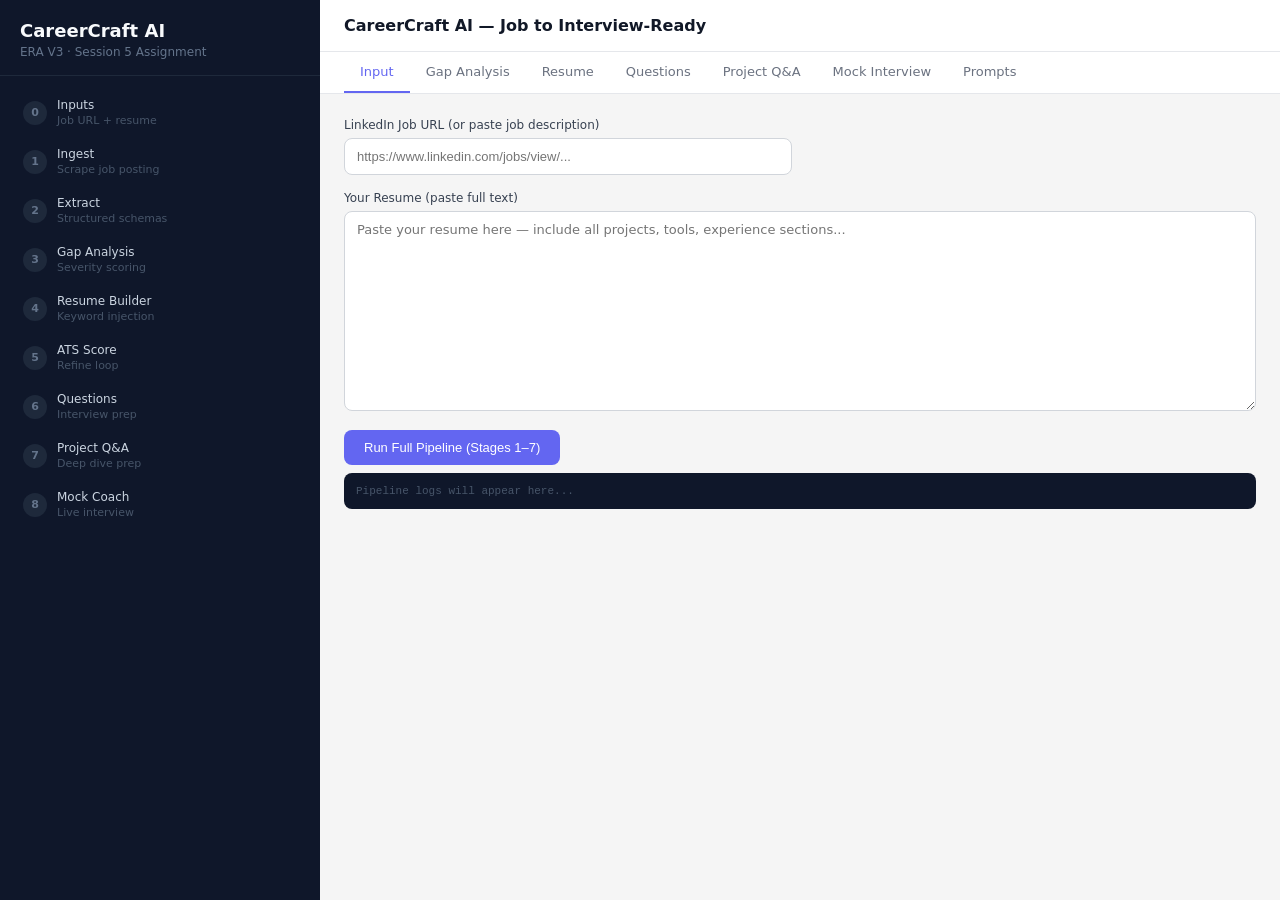
<file: templates/index.html>
<!DOCTYPE html>
<html lang="en">
<head>
<meta charset="UTF-8"/>
<meta name="viewport" content="width=device-width,initial-scale=1.0"/>
<title>CareerCraft AI</title>
<style>
*{box-sizing:border-box;margin:0;padding:0}
body{font-family:'Segoe UI',system-ui,sans-serif;background:#f5f5f5;color:#1a1a1a;font-size:14px}
.app{display:grid;grid-template-columns:320px 1fr;min-height:100vh}

/* sidebar */
.sidebar{background:#0f172a;color:#e2e8f0;padding:0;display:flex;flex-direction:column}
.sidebar-header{padding:20px 20px 16px;border-bottom:1px solid #1e293b}
.sidebar-header h1{font-size:18px;font-weight:600;color:#f8fafc;margin-bottom:4px}
.sidebar-header p{font-size:12px;color:#64748b}
.stages{padding:12px 0;flex:1;overflow-y:auto}
.stage-item{padding:10px 20px;display:flex;align-items:center;gap:10px;cursor:default;border-left:3px solid transparent;transition:all .2s}
.stage-item.active{background:#1e293b;border-left-color:#6366f1}
.stage-item.done{border-left-color:#10b981}
.stage-item.error{border-left-color:#ef4444}
.stage-num{width:24px;height:24px;border-radius:50%;background:#1e293b;display:flex;align-items:center;justify-content:center;font-size:11px;font-weight:600;color:#64748b;flex-shrink:0}
.stage-item.done .stage-num{background:#10b981;color:#fff}
.stage-item.active .stage-num{background:#6366f1;color:#fff}
.stage-item.error .stage-num{background:#ef4444;color:#fff}
.stage-info{flex:1}
.stage-name{font-size:12px;font-weight:500;color:#cbd5e1}
.stage-msg{font-size:11px;color:#475569;margin-top:2px}
.stage-spinner{width:14px;height:14px;border:2px solid #334155;border-top-color:#6366f1;border-radius:50%;animation:spin .6s linear infinite;flex-shrink:0}
@keyframes spin{to{transform:rotate(360deg)}}

/* main */
.main{display:flex;flex-direction:column;min-height:100vh}
.topbar{background:#fff;border-bottom:1px solid #e5e7eb;padding:16px 24px;display:flex;align-items:center;gap:12px}
.topbar h2{font-size:16px;font-weight:600;color:#111827}
.tab-bar{display:flex;gap:0;padding:0 24px;background:#fff;border-bottom:1px solid #e5e7eb}
.tab{padding:12px 16px;font-size:13px;font-weight:500;color:#6b7280;cursor:pointer;border-bottom:2px solid transparent;transition:all .15s}
.tab.active{color:#6366f1;border-bottom-color:#6366f1}
.tab-content{display:none;flex:1;padding:24px;overflow-y:auto}
.tab-content.active{display:block}

/* input panel */
.input-grid{display:grid;grid-template-columns:1fr 1fr;gap:16px;margin-bottom:16px}
.field label{display:block;font-size:12px;font-weight:500;color:#374151;margin-bottom:6px}
.field input,.field textarea{width:100%;padding:10px 12px;border:1px solid #d1d5db;border-radius:8px;font-size:13px;background:#fff;resize:vertical}
.field textarea{min-height:200px;font-family:inherit}
.field input:focus,.field textarea:focus{outline:2px solid #6366f1;border-color:transparent}
.btn{padding:10px 20px;border-radius:8px;font-size:13px;font-weight:500;cursor:pointer;border:none;transition:all .15s}
.btn-primary{background:#6366f1;color:#fff}
.btn-primary:hover{background:#4f46e5}
.btn-primary:disabled{background:#a5b4fc;cursor:not-allowed}
.btn-secondary{background:#f3f4f6;color:#374151;border:1px solid #d1d5db}
.btn-secondary:hover{background:#e5e7eb}

/* cards */
.card{background:#fff;border:1px solid #e5e7eb;border-radius:12px;padding:20px;margin-bottom:16px}
.card-title{font-size:14px;font-weight:600;color:#111827;margin-bottom:14px;display:flex;align-items:center;gap:8px}
.badge{font-size:11px;padding:2px 8px;border-radius:20px;font-weight:500}
.badge-critical{background:#fee2e2;color:#991b1b}
.badge-nice{background:#fef3c7;color:#92400e}
.badge-strong{background:#d1fae5;color:#065f46}
.badge-tech{background:#ede9fe;color:#5b21b6}
.badge-domain{background:#dbeafe;color:#1e40af}
.badge-soft{background:#fce7f3;color:#9d174d}
.badge-score{background:#f0fdf4;color:#166534}

/* gap table */
.gap-table{width:100%;border-collapse:collapse}
.gap-table th{text-align:left;font-size:11px;font-weight:500;color:#6b7280;padding:8px 10px;border-bottom:1px solid #f3f4f6;background:#f9fafb}
.gap-table td{padding:10px;border-bottom:1px solid #f9fafb;vertical-align:top;font-size:12px}
.gap-table tr:last-child td{border-bottom:none}

/* ats score */
.ats-ring{display:flex;align-items:center;gap:20px;margin-bottom:16px}
.score-circle{width:80px;height:80px;border-radius:50%;display:flex;align-items:center;justify-content:center;font-size:22px;font-weight:700;flex-shrink:0}
.score-circle.pass{background:#d1fae5;color:#065f46;border:3px solid #10b981}
.score-circle.fail{background:#fee2e2;color:#991b1b;border:3px solid #ef4444}
.score-circle.neutral{background:#ede9fe;color:#5b21b6;border:3px solid #8b5cf6}
.cycle-pills{display:flex;gap:6px;flex-wrap:wrap}
.cycle-pill{font-size:11px;padding:3px 10px;border-radius:20px;background:#f3f4f6;color:#374151}
.cycle-pill.active{background:#ede9fe;color:#5b21b6}

/* resume preview */
.resume-preview{background:#f8fafc;border:1px solid #e5e7eb;border-radius:8px;padding:20px;font-size:13px;line-height:1.7;white-space:pre-wrap;max-height:500px;overflow-y:auto;font-family:'Courier New',monospace}

/* questions */
.q-section{margin-bottom:20px}
.q-section-title{font-size:13px;font-weight:600;color:#374151;margin-bottom:10px;display:flex;align-items:center;gap:8px}
.q-card{background:#f9fafb;border:1px solid #e5e7eb;border-radius:8px;padding:14px;margin-bottom:8px}
.q-text{font-size:13px;color:#111827;font-weight:500;margin-bottom:6px}
.q-meta{font-size:11px;color:#6b7280}

/* project Q&A */
.project-card{background:#fff;border:1px solid #e5e7eb;border-radius:12px;margin-bottom:16px;overflow:hidden}
.project-header{background:#f8fafc;padding:14px 16px;border-bottom:1px solid #e5e7eb;display:flex;align-items:center;gap:10px}
.project-name{font-size:14px;font-weight:600;color:#111827}
.tool-pill{font-size:11px;padding:2px 8px;border-radius:20px;background:#ede9fe;color:#5b21b6;border:1px solid #c4b5fd}
.qa-item{padding:16px;border-bottom:1px solid #f3f4f6}
.qa-item:last-child{border-bottom:none}
.qa-q{font-size:13px;font-weight:500;color:#1e40af;margin-bottom:10px}
.star-grid{display:grid;grid-template-columns:80px 1fr;gap:4px 12px;font-size:12px}
.star-label{font-weight:600;color:#6b7280;padding-top:2px}
.star-val{color:#374151;line-height:1.5}
.qa-followup{margin-top:10px;padding:10px;background:#fffbeb;border-radius:6px;font-size:12px;color:#92400e}

/* mock interview */
.mock-layout{display:grid;grid-template-columns:1fr 320px;gap:20px;height:calc(100vh - 160px)}
.mock-chat{display:flex;flex-direction:column;background:#fff;border:1px solid #e5e7eb;border-radius:12px;overflow:hidden}
.mock-messages{flex:1;overflow-y:auto;padding:16px;display:flex;flex-direction:column;gap:12px}
.msg{max-width:85%;padding:12px 14px;border-radius:12px;font-size:13px;line-height:1.5}
.msg-interviewer{background:#f0f4ff;color:#1e3a8a;align-self:flex-start;border-bottom-left-radius:4px}
.msg-user{background:#6366f1;color:#fff;align-self:flex-end;border-bottom-right-radius:4px}
.msg-score{background:#f0fdf4;color:#166534;align-self:flex-start;border:1px solid #bbf7d0;max-width:100%;width:100%}
.mock-input-row{padding:12px;border-top:1px solid #e5e7eb;display:flex;gap:8px}
.mock-input{flex:1;padding:10px 12px;border:1px solid #d1d5db;border-radius:8px;font-size:13px;resize:none;height:80px;font-family:inherit}
.mock-sidebar-panel{display:flex;flex-direction:column;gap:12px}
.score-card{background:#fff;border:1px solid #e5e7eb;border-radius:12px;padding:16px}
.score-row{display:flex;justify-content:space-between;align-items:center;padding:6px 0;border-bottom:1px solid #f3f4f6;font-size:12px}
.score-row:last-child{border-bottom:none}
.score-bar{width:80px;height:6px;background:#f3f4f6;border-radius:3px;overflow:hidden}
.score-fill{height:100%;background:#6366f1;border-radius:3px;transition:width .3s}

/* prompts tab */
.prompt-compare{display:grid;grid-template-columns:1fr 1fr;gap:16px}
.prompt-box{background:#1e293b;border-radius:8px;padding:16px;font-family:'Courier New',monospace;font-size:12px;color:#e2e8f0;white-space:pre-wrap;max-height:500px;overflow-y:auto;line-height:1.6}
.criteria-list{display:grid;grid-template-columns:1fr 1fr;gap:8px;margin-top:16px}
.criterion-item{padding:10px 12px;border-radius:8px;border:1px solid #e5e7eb;font-size:12px;display:flex;align-items:center;gap:8px}
.criterion-item.pass{background:#f0fdf4;border-color:#86efac}
.criterion-item.fail{background:#fef2f2;border-color:#fca5a5}
.cicon{width:16px;height:16px;border-radius:50%;display:flex;align-items:center;justify-content:center;font-size:10px;flex-shrink:0}
.cicon.pass{background:#10b981;color:#fff}
.cicon.fail{background:#ef4444;color:#fff}

/* log panel */
.log-panel{background:#0f172a;border-radius:8px;padding:12px;font-family:'Courier New',monospace;font-size:11px;color:#64748b;max-height:200px;overflow-y:auto}
.log-entry{padding:3px 0;border-bottom:1px solid #1e293b}
.log-entry:last-child{border-bottom:none}
.log-stage{color:#6366f1;font-weight:600}
.log-done{color:#10b981}
.log-error{color:#ef4444}

/* util */
.hidden{display:none}
.flex{display:flex}.gap-2{gap:8px}.items-center{align-items:center}.justify-between{justify-content:space-between}
.text-muted{font-size:12px;color:#6b7280}
.mt-2{margin-top:8px}.mb-2{margin-bottom:8px}
.empty-state{text-align:center;padding:40px 20px;color:#9ca3af}
.empty-state h3{font-size:16px;margin-bottom:8px;color:#d1d5db}
</style>
</head>
<body>
<div class="app">

<!-- SIDEBAR -->
<div class="sidebar">
  <div class="sidebar-header">
    <h1>CareerCraft AI</h1>
    <p>ERA V3 · Session 5 Assignment</p>
  </div>
  <div class="stages">
    <div class="stage-item" id="s0">
      <div class="stage-num">0</div>
      <div class="stage-info"><div class="stage-name">Inputs</div><div class="stage-msg">Job URL + resume</div></div>
    </div>
    <div class="stage-item" id="s1">
      <div class="stage-num">1</div>
      <div class="stage-info"><div class="stage-name">Ingest</div><div class="stage-msg">Scrape job posting</div></div>
    </div>
    <div class="stage-item" id="s2">
      <div class="stage-num">2</div>
      <div class="stage-info"><div class="stage-name">Extract</div><div class="stage-msg">Structured schemas</div></div>
    </div>
    <div class="stage-item" id="s3">
      <div class="stage-num">3</div>
      <div class="stage-info"><div class="stage-name">Gap Analysis</div><div class="stage-msg">Severity scoring</div></div>
    </div>
    <div class="stage-item" id="s4">
      <div class="stage-num">4</div>
      <div class="stage-info"><div class="stage-name">Resume Builder</div><div class="stage-msg">Keyword injection</div></div>
    </div>
    <div class="stage-item" id="s5">
      <div class="stage-num">5</div>
      <div class="stage-info"><div class="stage-name">ATS Score</div><div class="stage-msg">Refine loop</div></div>
    </div>
    <div class="stage-item" id="s6">
      <div class="stage-num">6</div>
      <div class="stage-info"><div class="stage-name">Questions</div><div class="stage-msg">Interview prep</div></div>
    </div>
    <div class="stage-item" id="s7">
      <div class="stage-num">7</div>
      <div class="stage-info"><div class="stage-name">Project Q&A</div><div class="stage-msg">Deep dive prep</div></div>
    </div>
    <div class="stage-item" id="s8">
      <div class="stage-num">8</div>
      <div class="stage-info"><div class="stage-name">Mock Coach</div><div class="stage-msg">Live interview</div></div>
    </div>
  </div>
</div>

<!-- MAIN -->
<div class="main">
  <div class="topbar">
    <h2>CareerCraft AI — Job to Interview-Ready</h2>
  </div>

  <div class="tab-bar">
    <div class="tab active" onclick="switchTab('input')">Input</div>
    <div class="tab" onclick="switchTab('gaps')">Gap Analysis</div>
    <div class="tab" onclick="switchTab('resume')">Resume</div>
    <div class="tab" onclick="switchTab('questions')">Questions</div>
    <div class="tab" onclick="switchTab('projects')">Project Q&A</div>
    <div class="tab" onclick="switchTab('mock')">Mock Interview</div>
    <div class="tab" onclick="switchTab('prompts')">Prompts</div>
  </div>

  <!-- INPUT TAB -->
  <div class="tab-content active" id="tab-input">
    <div class="input-grid">
      <div class="field">
        <label>LinkedIn Job URL (or paste job description)</label>
        <input type="text" id="job_url" placeholder="https://www.linkedin.com/jobs/view/..." />
      </div>
      <div class="field" style="grid-column:1/-1">
        <label>Your Resume (paste full text)</label>
        <textarea id="resume_text" placeholder="Paste your resume here — include all projects, tools, experience sections..."></textarea>
      </div>
    </div>
    <div class="flex gap-2 items-center mb-2">
      <button class="btn btn-primary" id="run_btn" onclick="runPipeline()">Run Full Pipeline (Stages 1–7)</button>
      <span class="text-muted" id="run_status"></span>
    </div>
    <div class="log-panel" id="log_panel">
      <div style="color:#475569">Pipeline logs will appear here...</div>
    </div>
  </div>

  <!-- GAPS TAB -->
  <div class="tab-content" id="tab-gaps">
    <div id="gaps_content"><div class="empty-state"><h3>No data yet</h3><p>Run the pipeline first</p></div></div>
  </div>

  <!-- RESUME TAB -->
  <div class="tab-content" id="tab-resume">
    <div id="resume_content"><div class="empty-state"><h3>No data yet</h3><p>Run the pipeline first</p></div></div>
  </div>

  <!-- QUESTIONS TAB -->
  <div class="tab-content" id="tab-questions">
    <div id="questions_content"><div class="empty-state"><h3>No data yet</h3><p>Run the pipeline first</p></div></div>
  </div>

  <!-- PROJECTS TAB -->
  <div class="tab-content" id="tab-projects">
    <div id="projects_content"><div class="empty-state"><h3>No data yet</h3><p>Run the pipeline first</p></div></div>
  </div>

  <!-- MOCK TAB -->
  <div class="tab-content" id="tab-mock">
    <div class="mock-layout">
      <div class="mock-chat">
        <div class="mock-messages" id="mock_messages">
          <div class="empty-state"><h3>Ready for mock interview</h3><p>Run the pipeline then click Start Session</p></div>
        </div>
        <div class="mock-input-row">
          <textarea class="mock-input" id="mock_answer" placeholder="Type your answer here..."></textarea>
          <div class="flex" style="flex-direction:column;gap:6px">
            <button class="btn btn-primary" id="mock_start_btn" onclick="startMock()">Start Session</button>
            <button class="btn btn-secondary" id="mock_submit_btn" onclick="submitAnswer()" disabled>Submit Answer</button>
          </div>
        </div>
      </div>
      <div class="mock-sidebar-panel">
        <div class="card">
          <div class="card-title">Session Stats</div>
          <div id="mock_stats" class="text-muted">Not started</div>
        </div>
        <div class="score-card" id="last_score_card" style="display:none">
          <div class="card-title">Last Score</div>
          <div id="last_score_display"></div>
        </div>
      </div>
    </div>
  </div>

  <!-- PROMPTS TAB -->
  <div class="tab-content" id="tab-prompts">

    <!-- Live qualifier -->
    <div class="card" style="margin-bottom:16px">
      <div class="card-title">Live Prompt Qualifier</div>
      <p class="text-muted mb-2">Paste any prompt below and click Evaluate — the tool scores it live against all 9 criteria using Gemini.</p>
      <textarea id="eval_input" rows="6" style="width:100%;padding:10px;border:1px solid #d1d5db;border-radius:8px;font-size:12px;font-family:monospace;resize:vertical;margin-bottom:10px" placeholder="Paste any prompt here to evaluate..."></textarea>
      <div style="display:flex;align-items:center;gap:12px">
        <button class="btn btn-primary" id="eval_btn" onclick="evaluatePrompt()">Evaluate Prompt</button>
        <button class="btn btn-secondary" onclick="loadDraftIntoEval()">Load Draft Prompt</button>
        <button class="btn btn-secondary" onclick="loadQualifiedIntoEval()">Load Qualified Prompt</button>
        <span id="eval_status" style="font-size:12px;color:#6b7280"></span>
      </div>
      <div id="eval_result" style="margin-top:16px;display:none">
        <div style="font-size:12px;font-weight:600;color:#374151;margin-bottom:10px">Qualification Result</div>
        <div style="display:grid;grid-template-columns:1fr 1fr;gap:8px;margin-bottom:14px" id="eval_criteria_grid"></div>
        <div style="font-size:12px;font-weight:600;color:#374151;margin-bottom:6px">Raw JSON output</div>
        <div id="eval_json" style="background:#0f172a;border-radius:8px;padding:14px;font-family:monospace;font-size:11px;color:#e2e8f0;white-space:pre;line-height:1.7;overflow-x:auto"></div>
      </div>
    </div>

    <!-- Before / after -->
    <div class="card" style="margin-bottom:16px">
      <div class="card-title">Draft vs Qualified Prompt</div>
      <p class="text-muted mb-2">The draft prompt scored 0/8. After qualification it scores 9/9. This diff is the core assignment deliverable.</p>
      <div class="prompt-compare" id="prompt_compare">
        <div>
          <div style="font-size:12px;font-weight:600;color:#374151;margin-bottom:8px">Draft prompt — before qualification</div>
          <div class="prompt-box" id="draft_prompt">Loading...</div>
        </div>
        <div>
          <div style="font-size:12px;font-weight:600;color:#374151;margin-bottom:8px">Qualified prompt — used in production</div>
          <div class="prompt-box" id="qualified_prompt">Loading...</div>
        </div>
      </div>
    </div>

    <!-- Compare both prompts live -->
    <div class="card">
      <div class="card-title">Compare: Draft vs Qualified — live LLM scores</div>
      <p class="text-muted mb-2">Click the button to evaluate both prompts with Gemini and see the real scores side by side.</p>
      <div style="display:flex;gap:10px;align-items:center;margin-bottom:16px">
        <button class="btn btn-primary" id="compare_btn" onclick="runComparison()">Evaluate Both Prompts with Gemini</button>
        <span id="compare_status" style="font-size:12px;color:#6b7280"></span>
      </div>
      <div id="compare_result" style="display:none">
        <div style="display:grid;grid-template-columns:1fr 1fr;gap:16px">
          <div>
            <div style="font-size:12px;font-weight:600;color:#dc2626;margin-bottom:8px;display:flex;align-items:center;gap:6px">
              <span id="draft_score_badge" style="background:#fee2e2;color:#991b1b;padding:2px 10px;border-radius:20px;font-size:11px">0/8</span>
              Draft prompt
            </div>
            <div id="draft_criteria" style="display:flex;flex-direction:column;gap:6px;margin-bottom:10px"></div>
            <div id="draft_json" style="background:#0f172a;border-radius:8px;padding:12px;font-family:monospace;font-size:10px;color:#e2e8f0;white-space:pre;line-height:1.6;overflow-x:auto"></div>
          </div>
          <div>
            <div style="font-size:12px;font-weight:600;color:#16a34a;margin-bottom:8px;display:flex;align-items:center;gap:6px">
              <span id="qualified_score_badge" style="background:#d1fae5;color:#065f46;padding:2px 10px;border-radius:20px;font-size:11px">0/8</span>
              Qualified prompt
            </div>
            <div id="qualified_criteria" style="display:flex;flex-direction:column;gap:6px;margin-bottom:10px"></div>
            <div id="qualified_json" style="background:#0f172a;border-radius:8px;padding:12px;font-family:monospace;font-size:10px;color:#e2e8f0;white-space:pre;line-height:1.6;overflow-x:auto"></div>
          </div>
        </div>
      </div>
    </div></div>
</div>
</div>

<script>
let pipelineData = null;
let mockQNum = 0;

function switchTab(name) {
  document.querySelectorAll('.tab').forEach((t,i) => t.classList.remove('active'));
  document.querySelectorAll('.tab-content').forEach(t => t.classList.remove('active'));
  document.getElementById('tab-' + name).classList.add('active');
  const tabs = ['input','gaps','resume','questions','projects','mock','prompts'];
  const idx = tabs.indexOf(name);
  document.querySelectorAll('.tab')[idx].classList.add('active');
  if (name === 'prompts') loadPrompts();
}

function setStage(num, state, msg) {
  const el = document.getElementById('s' + num);
  if (!el) return;
  el.className = 'stage-item ' + state;
  const msgEl = el.querySelector('.stage-msg');
  if (msgEl && msg) msgEl.textContent = msg;
  const numEl = el.querySelector('.stage-num');
  // spinner
  const existing = el.querySelector('.stage-spinner');
  if (existing) existing.remove();
  if (state === 'active') {
    const spinner = document.createElement('div');
    spinner.className = 'stage-spinner';
    el.appendChild(spinner);
  }
}

function appendLog(stage, status, message) {
  const panel = document.getElementById('log_panel');
  const div = document.createElement('div');
  div.className = 'log-entry';
  const cls = status === 'done' ? 'log-done' : status === 'error' ? 'log-error' : 'log-stage';
  div.innerHTML = `<span class="${cls}">[S${stage}]</span> ${message}`;
  panel.appendChild(div);
  panel.scrollTop = panel.scrollHeight;
}

async function runPipeline() {
  const jobUrl = document.getElementById('job_url').value.trim();
  const resumeText = document.getElementById('resume_text').value.trim();
  if (!jobUrl || !resumeText) { alert('Both job URL and resume are required'); return; }

  const btn = document.getElementById('run_btn');
  btn.disabled = true;
  btn.textContent = 'Running...';
  document.getElementById('log_panel').innerHTML = '';
  document.getElementById('run_status').textContent = 'Pipeline started — stages updating in real time...';
  for (let i = 1; i <= 8; i++) setStage(i, '', '');

  // Step 1: POST to start pipeline, get job_id back immediately
  let job_id;
  try {
    const resp = await fetch('/api/run_pipeline', {
      method: 'POST',
      headers: {'Content-Type': 'application/json'},
      body: JSON.stringify({job_url: jobUrl, resume_text: resumeText})
    });
    const data = await resp.json();
    if (!data.ok) {
      document.getElementById('run_status').textContent = 'Error: ' + data.error;
      btn.disabled = false; btn.textContent = 'Run Full Pipeline (Stages 1-7)';
      return;
    }
    job_id = data.job_id;
  } catch(e) {
    document.getElementById('run_status').textContent = 'Error: ' + e.message;
    btn.disabled = false; btn.textContent = 'Run Full Pipeline (Stages 1-7)';
    return;
  }

  // Step 2: Poll /api/progress/:job_id every 2 seconds
  let lastLogCount = 0;
  const poll = setInterval(async () => {
    try {
      const resp = await fetch('/api/progress/' + job_id);
      const data = await resp.json();

      // render new log entries since last poll
      const newLogs = data.logs.slice(lastLogCount);
      newLogs.forEach(l => {
        appendLog(l.stage, l.status, l.message);
        if (l.status === 'done') setStage(l.stage, 'done', l.message);
        else if (l.status === 'running') setStage(l.stage, 'active', l.message);
        else if (l.status === 'error') setStage(l.stage, 'error', l.message);
      });
      lastLogCount = data.logs.length;

      if (data.error) {
        clearInterval(poll);
        document.getElementById('run_status').textContent = 'Error: ' + data.error;
        btn.disabled = false; btn.textContent = 'Run Full Pipeline (Stages 1-7)';
      }

      if (data.done && data.result) {
        clearInterval(poll);
        pipelineData = data.result;
        document.getElementById('run_status').textContent = 'Pipeline complete!';
        btn.disabled = false; btn.textContent = 'Run Full Pipeline (Stages 1-7)';
        renderGaps(data.result);
        renderResume(data.result);
        renderQuestions(data.result);
        renderProjects(data.result);
      }

    } catch(e) {
      console.warn('Poll blip (retrying):', e.message);
    }
  }, 2000);
}


function renderGaps(data) {
  const ga = data.gap_analysis || {};
  const gaps = ga.gaps || [];
  const score = ga.overall_match_percent || 0;
  let html = `
  <div class="card">
    <div class="card-title">Overall Match <span class="badge badge-score">${score}%</span></div>
    <p class="text-muted">${ga.summary || ''}</p>
    ${ga.critical_missing ? `<div class="mt-2"><strong style="font-size:12px">Critical missing:</strong> ${ga.critical_missing.map(x => `<span class="badge badge-critical" style="margin:2px">${x}</span>`).join('')}</div>` : ''}
  </div>
  <div class="card">
    <div class="card-title">Gap Analysis (${gaps.length} items)</div>
    <table class="gap-table">
      <thead><tr><th>Item</th><th>Severity</th><th>Type</th><th>Confidence</th><th>Suggested Action</th></tr></thead>
      <tbody>
        ${gaps.map(g => `
        <tr>
          <td><strong>${g.item}</strong></td>
          <td><span class="badge ${g.severity === 'critical' ? 'badge-critical' : g.severity === 'nice_to_have' ? 'badge-nice' : 'badge-strong'}">${g.severity}</span></td>
          <td><span class="badge ${g.reasoning_type === 'technical' ? 'badge-tech' : g.reasoning_type === 'domain' ? 'badge-domain' : 'badge-soft'}">${g.reasoning_type}</span></td>
          <td>${((g.confidence||0)*100).toFixed(0)}%</td>
          <td>${g.suggested_action || ''}</td>
        </tr>`).join('')}
      </tbody>
    </table>
  </div>`;
  document.getElementById('gaps_content').innerHTML = html;
}

function renderResume(data) {
  const rb = data.resume_built || {};
  const ats = data.ats_score || {};
  const history = data.ats_history || [];
  const score = ats.overall_score || 0;
  const passes = ats.passes_threshold;
  const cycles = data.total_cycles || history.length;

  let html = `
  <div class="card">
    <div class="card-title">ATS Match Score</div>
    <div class="ats-ring">
      <div class="score-circle ${passes ? 'pass' : score >= 60 ? 'neutral' : 'fail'}">${score}%</div>
      <div>
        <div style="font-size:13px;font-weight:500;margin-bottom:8px">${passes ? '✓ Passes threshold (80%)' : '✗ Below threshold — ' + cycles + ' refinement cycle(s) run'}</div>
        <div class="cycle-pills">
          ${history.map((h,i) => `<span class="cycle-pill ${i===history.length-1?'active':''}">Cycle ${i+1}: ${h.overall_score||0}%</span>`).join('')}
        </div>
        ${ats.missing_keywords?.length ? `<div class="mt-2 text-muted">Still missing: ${ats.missing_keywords.slice(0,5).join(', ')}</div>` : ''}
      </div>
    </div>
  </div>
  <div class="card">
    <div class="card-title">Tailored Resume <span style="font-size:12px;font-weight:400;color:#6b7280">— keywords injected: ${(rb.injected_keywords||[]).join(', ')}</span></div>
    <div class="resume-preview">${rb.rewritten_resume || 'No resume generated'}</div>
  </div>`;
  document.getElementById('resume_content').innerHTML = html;
}

function renderQuestions(data) {
  const iq = data.interview_questions || {};
  const sections = [
    {key:'gap_targeted', label:'Gap-Targeted', badge:'badge-critical'},
    {key:'technical', label:'Technical', badge:'badge-tech'},
    {key:'behavioural', label:'Behavioural', badge:'badge-soft'},
    {key:'role_specific', label:'Role-Specific', badge:'badge-domain'}
  ];
  let html = sections.map(s => {
    const qs = iq[s.key] || [];
    if (!qs.length) return '';
    return `<div class="q-section">
      <div class="q-section-title"><span class="badge ${s.badge}">${s.label}</span> ${qs.length} questions</div>
      ${qs.map(q => {
        const qtext = q.question || q.q || '';
        const meta = q.why_asked || q.why_critical || q.context || '';
        return `<div class="q-card">
          <div class="q-text">${qtext}</div>
          ${meta ? `<div class="q-meta">${meta}</div>` : ''}
        </div>`;
      }).join('')}
    </div>`;
  }).join('');
  document.getElementById('questions_content').innerHTML = html || '<div class="empty-state"><h3>No questions generated</h3></div>';
}

function renderProjects(data) {
  const pqa = data.project_qa || [];
  if (!pqa.length) {
    document.getElementById('projects_content').innerHTML = '<div class="empty-state"><h3>No projects found</h3><p>Add projects to your resume</p></div>';
    return;
  }
  let html = pqa.map(project => {
    const tools = (project.tools_used || []).map(t => `<span class="tool-pill">${t}</span>`).join('');
    const questions = (project.questions || []).map(qa => {
      const pa = qa.preferred_answer || {};
      return `<div class="qa-item">
        <div class="qa-q">${qa.q}</div>
        <div class="star-grid">
          <span class="star-label">S —</span><span class="star-val">${pa.situation || ''}</span>
          <span class="star-label">T —</span><span class="star-val">${pa.task || ''}</span>
          <span class="star-label">A —</span><span class="star-val">${pa.action || ''}</span>
          <span class="star-label">R —</span><span class="star-val">${pa.result || ''}</span>
        </div>
        ${qa.follow_up ? `<div class="qa-followup">Follow-up: ${qa.follow_up}</div>` : ''}
      </div>`;
    }).join('');
    return `<div class="project-card">
      <div class="project-header">
        <div class="project-name">${project.project || 'Project'}</div>
        ${tools}
      </div>
      ${questions}
    </div>`;
  }).join('');
  document.getElementById('projects_content').innerHTML = html;
}

async function startMock() {
  const resp = await fetch('/api/mock/start', {method:'POST'});
  const data = await resp.json();
  if (!data.ok) { alert(data.error); return; }

  mockQNum = 1;
  document.getElementById('mock_messages').innerHTML = '';
  document.getElementById('mock_start_btn').textContent = 'Restart';
  document.getElementById('mock_submit_btn').disabled = false;

  addMessage('interviewer', `Welcome to your mock interview! I'll be asking you ${data.source === 'gap_targeted' ? 'questions targeting your skill gaps' : 'project-specific questions'} first.\n\n<strong>Question ${mockQNum}:</strong> ${data.question}`);
  updateMockStats();
}

async function submitAnswer() {
  const answer = document.getElementById('mock_answer').value.trim();
  if (!answer) return;
  document.getElementById('mock_answer').value = '';
  document.getElementById('mock_submit_btn').disabled = true;

  addMessage('user', answer);

  const resp = await fetch('/api/mock/answer', {
    method: 'POST',
    headers: {'Content-Type':'application/json'},
    body: JSON.stringify({answer})
  });
  const data = await resp.json();
  document.getElementById('mock_submit_btn').disabled = false;

  if (!data.ok) { addMessage('interviewer', 'Error: ' + data.error); return; }

  const score = data.score || {};
  const scores = score.scores || {};
  renderLastScore(scores);

  addMessage('score', formatScore(score));

  if (data.session_complete) {
    addMessage('interviewer', "That's the end of our session! Check your score history to see how you did overall. Great work!");
    document.getElementById('mock_submit_btn').disabled = true;
  } else {
    mockQNum++;
    addMessage('interviewer', `<strong>Question ${mockQNum}:</strong> ${data.next_question}`);
  }
  updateMockStats(data.questions_answered);
}

function formatScore(score) {
  const s = score.scores || {};
  const overall = s.overall || score.overall || 0;
  const label = score.score_label || '';
  let html = `<strong>STAR Score: ${overall}/10</strong> <span style="background:#d1fae5;padding:2px 8px;border-radius:20px;font-size:11px">${label}</span><br><br>`;
  html += `S: ${s.situation||0}/10 · T: ${s.task||0}/10 · A: ${s.action||0}/10 · R: ${s.result||0}/10<br><br>`;
  if (score.feedback) {
    html += `<strong>What worked:</strong> ${score.feedback.what_worked || ''}<br>`;
    html += `<strong>Key improvement:</strong> ${score.feedback.key_improvement || ''}`;
  }
  if (score.rewritten_answer) {
    html += `<br><br><strong>Stronger version:</strong><br><em>${score.rewritten_answer}</em>`;
  }
  return html;
}

function renderLastScore(scores) {
  const card = document.getElementById('last_score_card');
  card.style.display = 'block';
  const items = [
    {label:'Situation', val:scores.situation||0},
    {label:'Task', val:scores.task||0},
    {label:'Action', val:scores.action||0},
    {label:'Result', val:scores.result||0},
    {label:'Overall', val:scores.overall||0}
  ];
  document.getElementById('last_score_display').innerHTML = items.map(item => `
    <div class="score-row">
      <span>${item.label}</span>
      <div style="display:flex;align-items:center;gap:6px">
        <div class="score-bar"><div class="score-fill" style="width:${item.val*10}%"></div></div>
        <span style="font-size:12px;font-weight:500;width:28px">${item.val}/10</span>
      </div>
    </div>`).join('');
}

function addMessage(type, html) {
  const container = document.getElementById('mock_messages');
  const div = document.createElement('div');
  div.className = `msg msg-${type}`;
  div.innerHTML = html;
  container.appendChild(div);
  container.scrollTop = container.scrollHeight;
}

function updateMockStats(answered) {
  document.getElementById('mock_stats').innerHTML = `Questions answered: <strong>${answered || 0}</strong>`;
}

async function runComparison() {
  const btn = document.getElementById('compare_btn');
  const status = document.getElementById('compare_status');
  btn.disabled = true;
  btn.textContent = 'Evaluating both prompts...';

  // make sure prompts are loaded first
  await loadPrompts();

  const draft = window._draftPrompt || '';
  const qualified = window._qualifiedPrompt || '';
  if (!draft || !qualified) {
    status.textContent = 'Could not load prompts from server';
    btn.disabled = false; btn.textContent = 'Evaluate Both Prompts with Gemini';
    return;
  }

  const boolKeys = ['explicit_reasoning','structured_output','tool_separation','conversation_loop',
                    'instructional_framing','internal_self_checks','reasoning_type_awareness','fallbacks'];
  const labels = {
    explicit_reasoning: 'Explicit reasoning',
    structured_output: 'Structured output',
    tool_separation: 'Tool separation',
    conversation_loop: 'Conversation loop',
    instructional_framing: 'Instructional framing',
    internal_self_checks: 'Internal self-checks',
    reasoning_type_awareness: 'Reasoning type awareness',
    fallbacks: 'Error handling / fallbacks'
  };

  function renderCriteria(containerId, result) {
    const el = document.getElementById(containerId);
    el.innerHTML = boolKeys.map(k => {
      const pass = result[k] === true;
      return `<div style="display:flex;align-items:center;gap:8px;font-size:11px;padding:5px 8px;border-radius:6px;background:${pass?'#f0fdf4':'#fef2f2'};border:0.5px solid ${pass?'#86efac':'#fca5a5'}">
        <div style="width:14px;height:14px;border-radius:50%;background:${pass?'#10b981':'#ef4444'};display:flex;align-items:center;justify-content:center;font-size:9px;color:#fff;flex-shrink:0">${pass?'✓':'✗'}</div>
        ${labels[k]}
      </div>`;
    }).join('') + `<div style="font-size:11px;padding:6px 8px;border-radius:6px;background:#f9fafb;border:0.5px solid #e5e7eb;color:#374151"><strong>Overall:</strong> ${result.overall_clarity||''}</div>`;
  }

  function renderJson(containerId, result, badgeId) {
    const passing = boolKeys.filter(k => result[k] === true).length;
    document.getElementById(badgeId).textContent = passing + '/8';
    const jsonStr = JSON.stringify(result, null, 2)
      .replace(/"([^"]+)":/g, '<span style="color:#93c5fd">"$1"</span>:')
      .replace(/: (true)/g, ': <span style="color:#6ee7b7">true</span>')
      .replace(/: (false)/g, ': <span style="color:#f87171">false</span>')
      .replace(/: "([^"]+)"/g, ': <span style="color:#fcd34d">"$1"</span>');
    document.getElementById(containerId).innerHTML = jsonStr;
  }

  try {
    status.textContent = 'Evaluating draft prompt...';
    const r1 = await fetch('/api/evaluate_prompt', {
      method:'POST', headers:{'Content-Type':'application/json'},
      body: JSON.stringify({prompt: draft})
    });
    const d1 = await r1.json();
    if (d1.ok) {
      renderCriteria('draft_criteria', d1.result);
      renderJson('draft_json', d1.result, 'draft_score_badge');
    }

    status.textContent = 'Evaluating qualified prompt...';
    const r2 = await fetch('/api/evaluate_prompt', {
      method:'POST', headers:{'Content-Type':'application/json'},
      body: JSON.stringify({prompt: qualified})
    });
    const d2 = await r2.json();
    if (d2.ok) {
      renderCriteria('qualified_criteria', d2.result);
      renderJson('qualified_json', d2.result, 'qualified_score_badge');
    }

    document.getElementById('compare_result').style.display = 'block';
    status.textContent = 'Done — both scores are live Gemini evaluations';
  } catch(e) {
    status.textContent = 'Error: ' + e.message;
  }
  btn.disabled = false;
  btn.textContent = 'Re-evaluate Both Prompts';
}

async function loadPrompts() {
  const resp = await fetch('/api/prompts');
  const data = await resp.json();
  if (data.draft) {
    document.getElementById('draft_prompt').textContent = data.draft;
    window._draftPrompt = data.draft;
  }
  if (data.qualified) {
    document.getElementById('qualified_prompt').textContent = data.qualified;
    window._qualifiedPrompt = data.qualified;
  }
}

function loadDraftIntoEval() {
  if (window._draftPrompt) document.getElementById('eval_input').value = window._draftPrompt;
  else { loadPrompts().then(() => { document.getElementById('eval_input').value = window._draftPrompt || ''; }); }
}

function loadQualifiedIntoEval() {
  if (window._qualifiedPrompt) document.getElementById('eval_input').value = window._qualifiedPrompt;
  else { loadPrompts().then(() => { document.getElementById('eval_input').value = window._qualifiedPrompt || ''; }); }
}

async function evaluatePrompt() {
  const prompt = document.getElementById('eval_input').value.trim();
  if (!prompt) { alert('Paste a prompt to evaluate first'); return; }

  const btn = document.getElementById('eval_btn');
  const status = document.getElementById('eval_status');
  btn.disabled = true;
  btn.textContent = 'Evaluating...';
  status.textContent = 'Calling Gemini...';
  document.getElementById('eval_result').style.display = 'none';

  try {
    const resp = await fetch('/api/evaluate_prompt', {
      method: 'POST',
      headers: {'Content-Type': 'application/json'},
      body: JSON.stringify({prompt})
    });
    const data = await resp.json();

    if (!data.ok) {
      status.textContent = 'Error: ' + data.error;
      btn.disabled = false; btn.textContent = 'Evaluate Prompt';
      return;
    }

    const r = data.result;
    const boolKeys = ['explicit_reasoning','structured_output','tool_separation','conversation_loop',
                      'instructional_framing','internal_self_checks','reasoning_type_awareness','fallbacks'];
    const labels = {
      explicit_reasoning: 'Explicit step-by-step reasoning',
      structured_output: 'Structured output format',
      tool_separation: 'Tool / reasoning separation',
      conversation_loop: 'Conversation loop support',
      instructional_framing: 'Instructional framing + examples',
      internal_self_checks: 'Internal self-checks',
      reasoning_type_awareness: 'Reasoning type awareness',
      fallbacks: 'Error handling / fallbacks'
    };

    const passing = boolKeys.filter(k => r[k] === true).length;
    status.textContent = `Score: ${passing}/8`;

    // criteria grid
    const grid = document.getElementById('eval_criteria_grid');
    grid.innerHTML = boolKeys.map(k => {
      const pass = r[k] === true;
      return `<div style="padding:10px 12px;border-radius:8px;border:1px solid ${pass?'#86efac':'#fca5a5'};background:${pass?'#f0fdf4':'#fef2f2'};display:flex;align-items:center;gap:8px;font-size:12px">
        <div style="width:16px;height:16px;border-radius:50%;background:${pass?'#10b981':'#ef4444'};display:flex;align-items:center;justify-content:center;font-size:10px;color:#fff;flex-shrink:0">${pass?'✓':'✗'}</div>
        ${labels[k]}
      </div>`;
    }).join('') + `<div style="padding:10px 12px;border-radius:8px;border:0.5px solid #e5e7eb;background:#f9fafb;font-size:12px;color:#374151;grid-column:1/-1"><strong>Overall:</strong> ${r.overall_clarity || ''}</div>`;

    // JSON output
    const jsonStr = JSON.stringify(r, null, 2)
      .replace(/"([^"]+)":/g, '<span style="color:#93c5fd">"$1"</span>:')
      .replace(/: (true)/g, ': <span style="color:#6ee7b7">true</span>')
      .replace(/: (false)/g, ': <span style="color:#f87171">false</span>')
      .replace(/: "([^"]+)"/g, ': <span style="color:#fcd34d">"$1"</span>');
    document.getElementById('eval_json').innerHTML = jsonStr;
    document.getElementById('eval_result').style.display = 'block';

  } catch(e) {
    status.textContent = 'Network error: ' + e.message;
  }
  btn.disabled = false;
  btn.textContent = 'Evaluate Prompt';
}
</script>
</body>
</html>
</file>
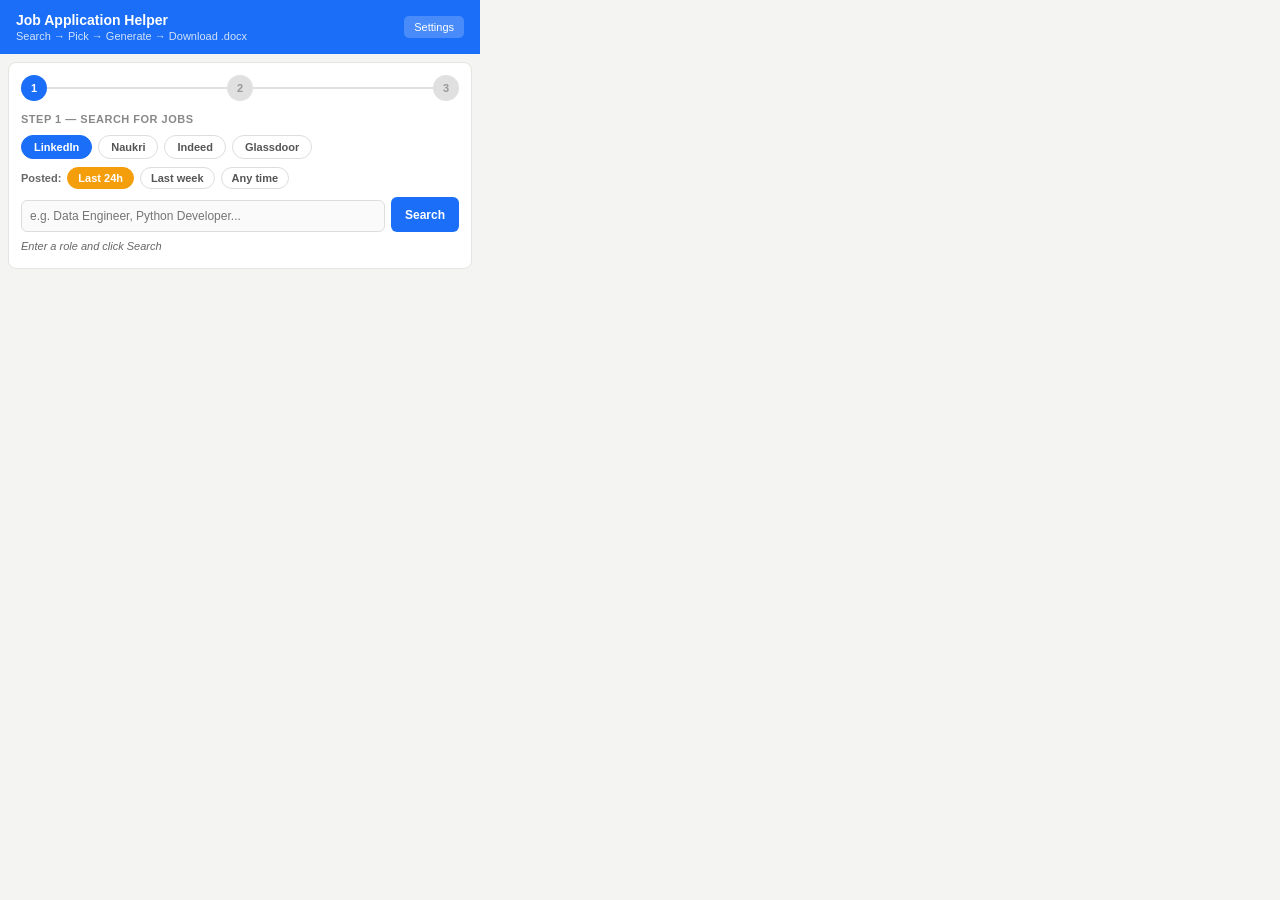
<file: popup.html>
<!DOCTYPE html>
<html>
<head>
<meta charset="UTF-8"/>
<title>Job Application Helper</title>
<link rel="stylesheet" href="popup.css"/>
</head>
<body>

<div class="header">
  <div>
    <h2>Job Application Helper</h2>
    <p>Search → Pick → Generate → Download .docx</p>
  </div>
  <button id="settingsToggleBtn" class="hbtn">Settings</button>
</div>

<!-- SETTINGS -->
<div class="card" id="settingsCard">
  <div class="card-title">Settings</div>
  <label class="field-label">Gemini API Key</label>
  <input type="password" id="apiKeyInput" placeholder="AIza..."/>
  <div class="hint">Free key → aistudio.google.com → Get API Key</div>
  <div style="margin-top:10px"></div>
  <label class="field-label">Your Base Resume (plain text)</label>
  <textarea id="resumeInput" rows="8" placeholder="Paste your full resume here..."></textarea>
  <button class="save-btn" id="saveBtn">Save Settings</button>
  <div class="saved" id="savedMsg">Saved!</div>
</div>

<!-- STEP 1: SEARCH -->
<div class="card" id="searchCard">
  <div class="steps-row">
    <div class="step-dot active" id="dot1">1</div>
    <div class="step-line" id="line1"></div>
    <div class="step-dot" id="dot2">2</div>
    <div class="step-line" id="line2"></div>
    <div class="step-dot" id="dot3">3</div>
  </div>

  <div class="card-title">Step 1 — Search for jobs</div>

  <!-- Platform -->
  <div class="platform-row">
    <button class="platform-btn active" id="plLinkedIn">LinkedIn</button>
    <button class="platform-btn" id="plNaukri">Naukri</button>
    <button class="platform-btn" id="plIndeed">Indeed</button>
    <button class="platform-btn" id="plGlassdoor">Glassdoor</button>
  </div>

  <!-- Date filter -->
  <div class="filter-row">
    <span class="filter-label">Posted:</span>
    <button class="filter-btn active" id="f24h">Last 24h</button>
    <button class="filter-btn" id="f1w">Last week</button>
    <button class="filter-btn" id="fAny">Any time</button>
  </div>

  <!-- Search input -->
  <div class="search-row">
    <input type="text" id="jobRoleInput" class="search-input" placeholder="e.g. Data Engineer, Python Developer..."/>
    <button class="search-btn" id="searchBtn">Search</button>
  </div>
  <div class="status-bar" id="statusBar">Enter a role and click Search</div>
</div>

<!-- STEP 2: JOB LIST -->
<div class="card" id="jobListCard">
  <div class="card-title">Step 2 — Pick a job <span id="jobCountLabel" style="font-weight:400;color:#aaa;text-transform:none"></span></div>
  <div class="job-list" id="jobList"></div>
  <div style="margin-top:8px;font-size:11px;color:#888">
    <span style="color:#16a34a;font-weight:700">Green border</span> = latest posting. Click any job to select it.
  </div>
</div>

<!-- STEP 3: GENERATE -->
<div class="card" id="generateCard">
  <div class="card-title">Step 3 — Generate</div>
  <div class="selected-job-banner" id="selectedJobBanner">
    <strong id="selectedJobTitle">No job selected</strong>
    <span id="selectedJobCompany"></span>
  </div>
  <div class="mode-row">
    <button class="mode-btn active" id="btnCover">Cover Letter</button>
    <button class="mode-btn" id="btnResume">Updated Resume</button>
  </div>
  <button class="run-btn" id="runBtn">Generate with AI</button>
</div>

<!-- REASONING CHAIN -->
<div class="card" id="chainCard">
  <div class="card-title">Agent Reasoning Chain</div>
  <div class="terminal" id="terminal"></div>
</div>

<!-- SCORE -->
<div class="card" id="scoreCard">
  <div class="card-title">Resume Match Score</div>
  <div class="score-row">
    <div class="score-num" id="scoreNum">0%</div>
    <div class="bar-wrap"><div class="bar-fill" id="barFill"></div></div>
  </div>
  <div class="hint">Already in your resume</div>
  <div class="kw-row" id="kwPresent"></div>
  <div class="hint" style="margin-top:6px">Missing — added to output</div>
  <div class="kw-row" id="kwMissing"></div>
</div>

<!-- OUTPUT -->
<div class="card" id="outputCard">
  <div class="card-title" id="outputTitle">Generated Output</div>
  <div class="output-text" id="outputText"></div>
  <div class="action-row">
    <button class="copy-btn" id="copyBtn">Copy</button>
    <button class="download-btn" id="downloadBtn">&#8659; Download .docx</button>
  </div>
</div>

<script src="popup.js"></script>
</body>
</html>
</file>
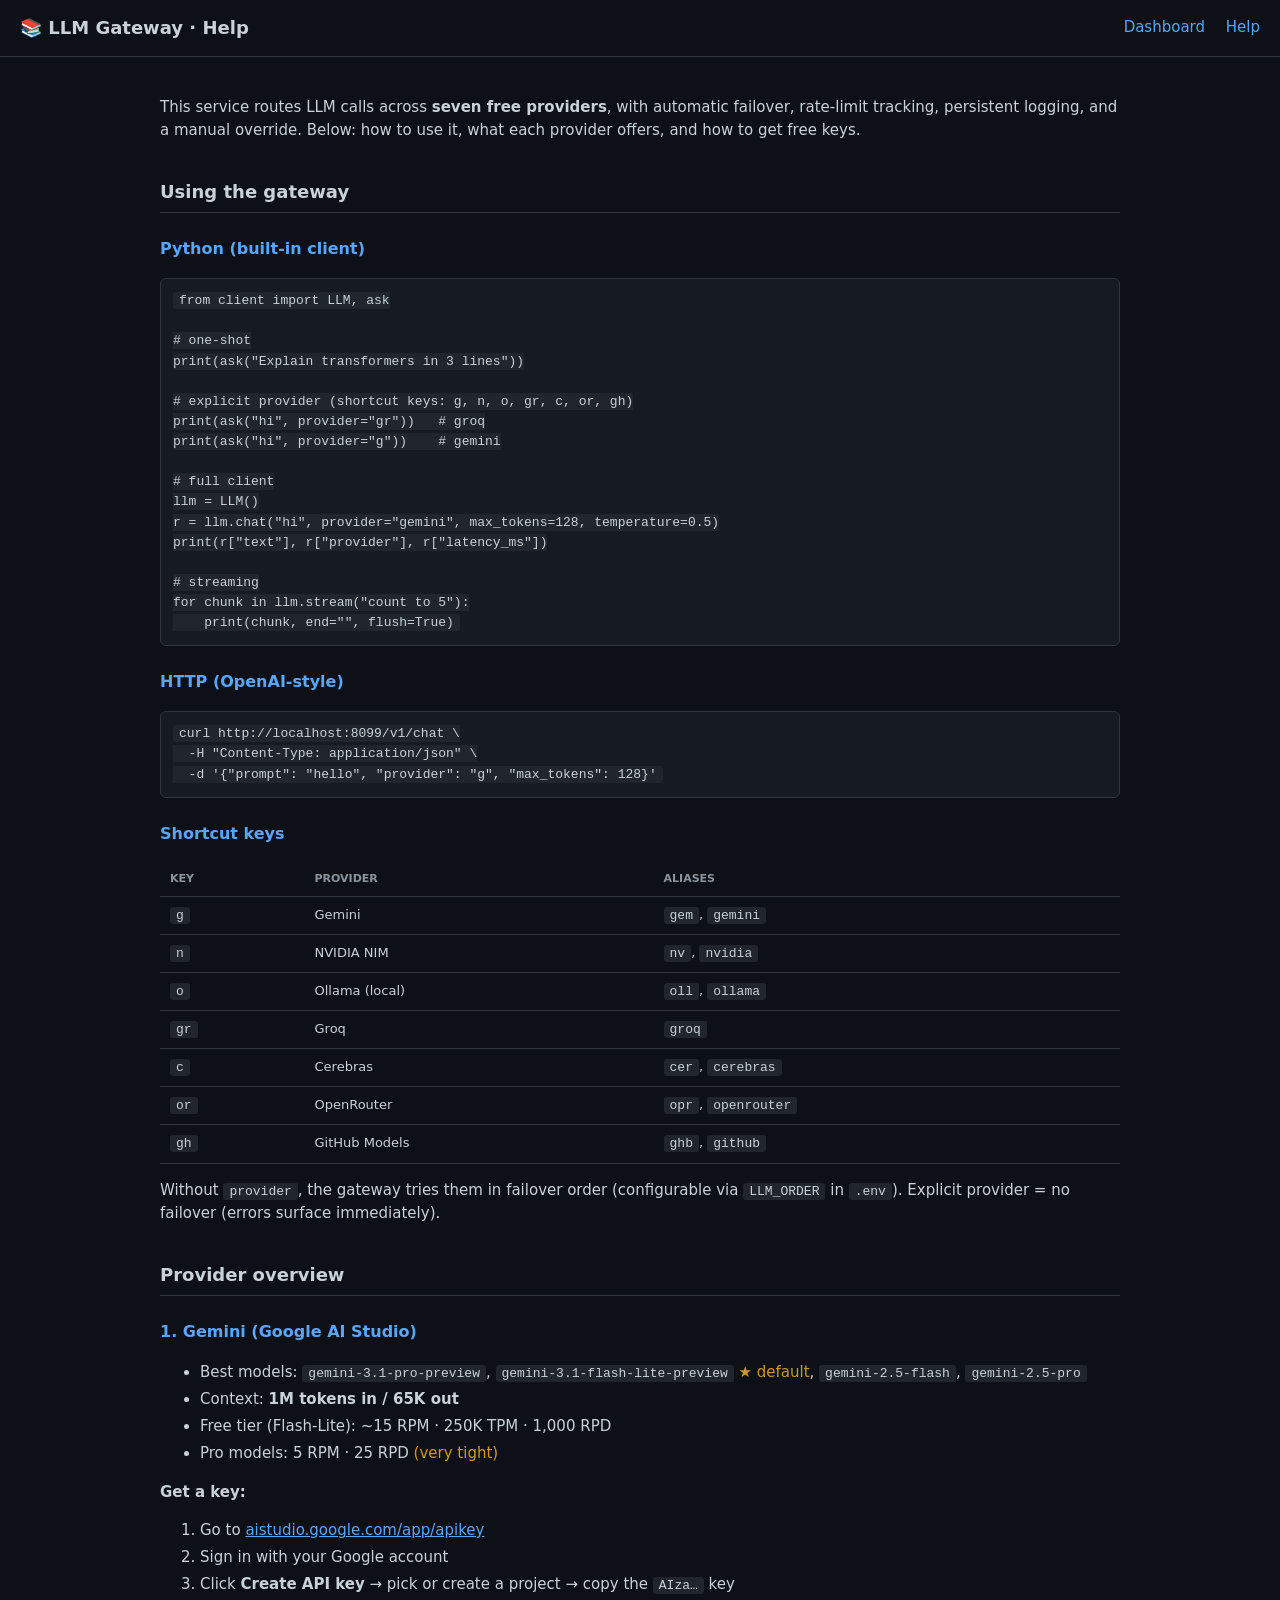
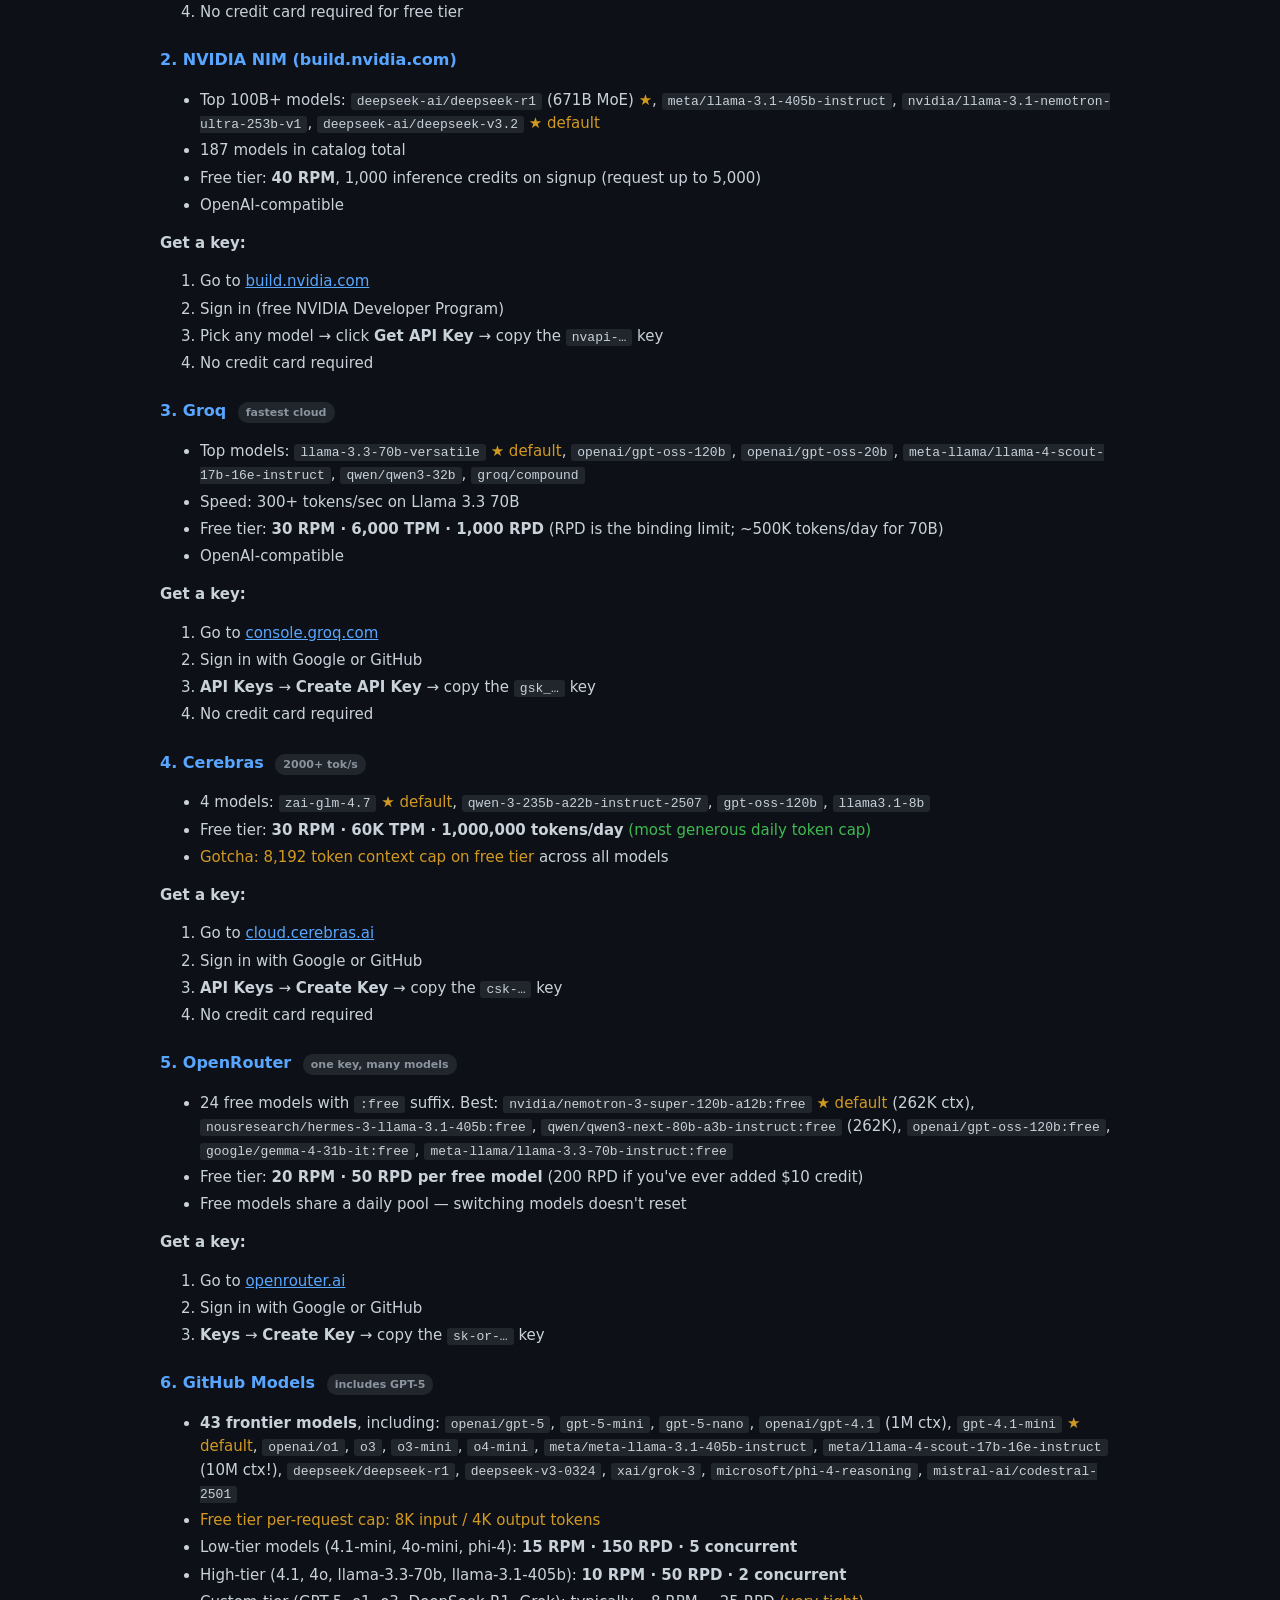
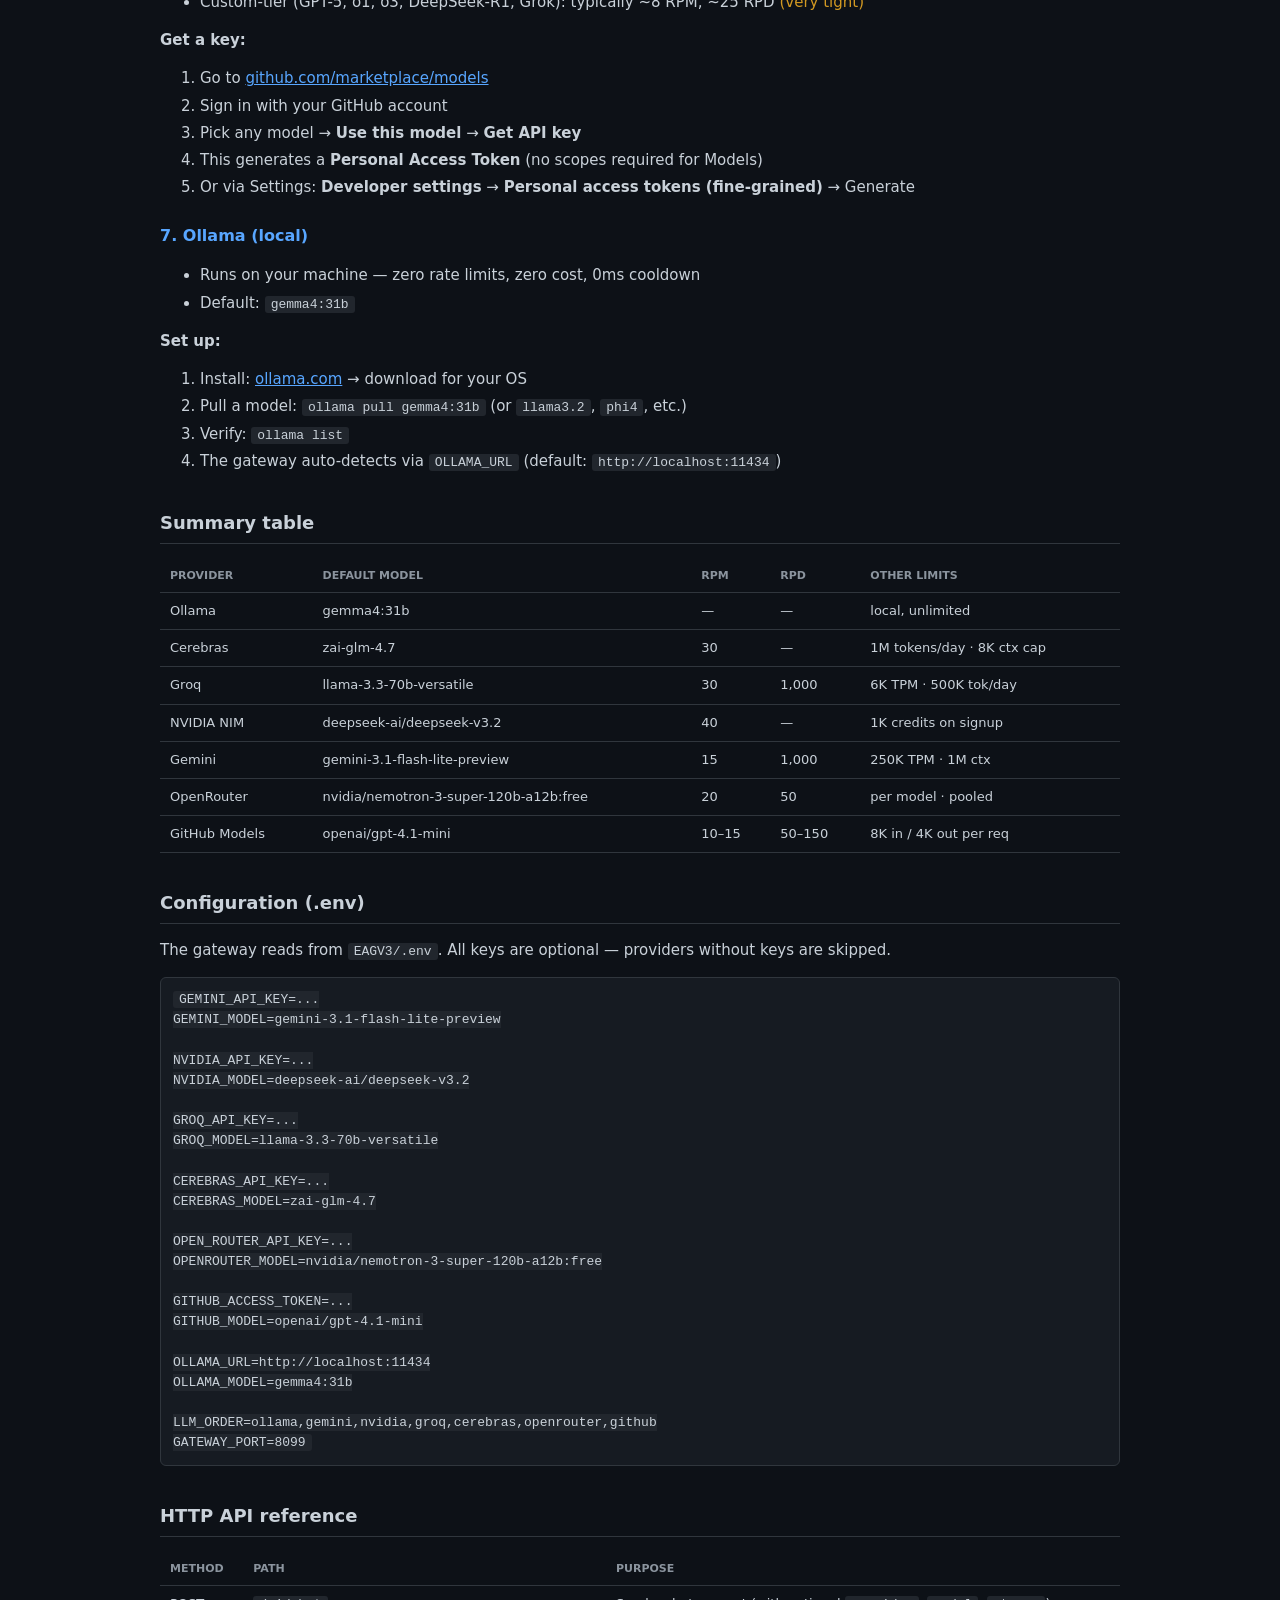
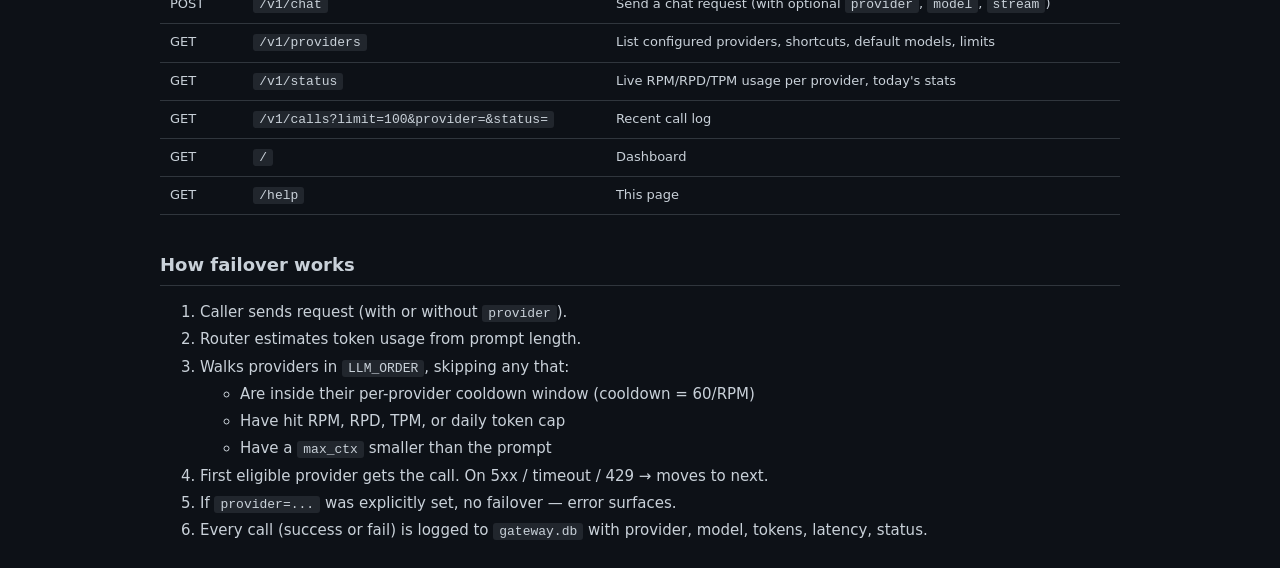
<file: llm_gatewayV3/static/help.html>
<!doctype html>
<html lang="en">
<head>
<meta charset="utf-8">
<title>LLM Gateway · Help & Free Keys</title>
<style>
  :root {
    --bg: #0d1117; --panel: #161b22; --border: #30363d; --text: #c9d1d9;
    --muted: #8b949e; --green: #3fb950; --red: #f85149; --blue: #58a6ff;
    --yellow: #d29922; --accent: #a371f7;
  }
  * { box-sizing: border-box; }
  body { background: var(--bg); color: var(--text); font: 15px/1.55 -apple-system, BlinkMacSystemFont, "Segoe UI", system-ui, sans-serif; margin: 0; }
  header { padding: 14px 20px; border-bottom: 1px solid var(--border); display: flex; justify-content: space-between; align-items: center; }
  header h1 { margin: 0; font-size: 18px; font-weight: 600; }
  header nav a { color: var(--blue); margin-left: 16px; text-decoration: none; }
  main { padding: 24px 20px; max-width: 1000px; margin: 0 auto; }
  h2 { font-size: 18px; margin-top: 36px; padding-bottom: 6px; border-bottom: 1px solid var(--border); }
  h3 { font-size: 16px; margin-top: 24px; color: var(--blue); }
  table { width: 100%; border-collapse: collapse; margin: 10px 0; font-size: 13px; }
  th, td { padding: 8px 10px; border-bottom: 1px solid var(--border); text-align: left; vertical-align: top; }
  th { color: var(--muted); font-weight: 600; text-transform: uppercase; font-size: 11px; }
  code, pre { font-family: ui-monospace, SFMono-Regular, "SF Mono", Menlo, monospace; }
  code { background: #21262d; padding: 1px 6px; border-radius: 3px; font-size: 13px; }
  pre { background: var(--panel); border: 1px solid var(--border); border-radius: 6px; padding: 12px; overflow-x: auto; font-size: 13px; }
  ol li, ul li { margin: 4px 0; }
  .star { color: var(--yellow); }
  .badge { display: inline-block; padding: 2px 8px; border-radius: 10px; font-size: 11px; background: #21262d; color: var(--muted); margin-left: 6px; }
  .ok { color: var(--green); }
  .warn { color: var(--yellow); }
  .err { color: var(--red); }
  a { color: var(--blue); }
</style>
</head>
<body>
<header>
  <h1>📚 LLM Gateway · Help</h1>
  <nav>
    <a href="/">Dashboard</a>
    <a href="/help">Help</a>
  </nav>
</header>
<main>

<p>This service routes LLM calls across <strong>seven free providers</strong>, with automatic failover, rate-limit tracking, persistent logging, and a manual override. Below: how to use it, what each provider offers, and how to get free keys.</p>

<h2>Using the gateway</h2>

<h3>Python (built-in client)</h3>
<pre><code>from client import LLM, ask

# one-shot
print(ask("Explain transformers in 3 lines"))

# explicit provider (shortcut keys: g, n, o, gr, c, or, gh)
print(ask("hi", provider="gr"))   # groq
print(ask("hi", provider="g"))    # gemini

# full client
llm = LLM()
r = llm.chat("hi", provider="gemini", max_tokens=128, temperature=0.5)
print(r["text"], r["provider"], r["latency_ms"])

# streaming
for chunk in llm.stream("count to 5"):
    print(chunk, end="", flush=True)</code></pre>

<h3>HTTP (OpenAI-style)</h3>
<pre><code>curl http://localhost:8099/v1/chat \
  -H "Content-Type: application/json" \
  -d '{"prompt": "hello", "provider": "g", "max_tokens": 128}'</code></pre>

<h3>Shortcut keys</h3>
<table>
  <tr><th>Key</th><th>Provider</th><th>Aliases</th></tr>
  <tr><td><code>g</code></td><td>Gemini</td><td><code>gem</code>, <code>gemini</code></td></tr>
  <tr><td><code>n</code></td><td>NVIDIA NIM</td><td><code>nv</code>, <code>nvidia</code></td></tr>
  <tr><td><code>o</code></td><td>Ollama (local)</td><td><code>oll</code>, <code>ollama</code></td></tr>
  <tr><td><code>gr</code></td><td>Groq</td><td><code>groq</code></td></tr>
  <tr><td><code>c</code></td><td>Cerebras</td><td><code>cer</code>, <code>cerebras</code></td></tr>
  <tr><td><code>or</code></td><td>OpenRouter</td><td><code>opr</code>, <code>openrouter</code></td></tr>
  <tr><td><code>gh</code></td><td>GitHub Models</td><td><code>ghb</code>, <code>github</code></td></tr>
</table>
<p>Without <code>provider</code>, the gateway tries them in failover order (configurable via <code>LLM_ORDER</code> in <code>.env</code>). Explicit provider = no failover (errors surface immediately).</p>

<h2>Provider overview</h2>

<h3>1. Gemini (Google AI Studio)</h3>
<ul>
  <li>Best models: <code>gemini-3.1-pro-preview</code>, <code>gemini-3.1-flash-lite-preview</code> <span class="star">★ default</span>, <code>gemini-2.5-flash</code>, <code>gemini-2.5-pro</code></li>
  <li>Context: <strong>1M tokens in / 65K out</strong></li>
  <li>Free tier (Flash-Lite): ~15 RPM · 250K TPM · 1,000 RPD</li>
  <li>Pro models: 5 RPM · 25 RPD <span class="warn">(very tight)</span></li>
</ul>
<p><b>Get a key:</b></p>
<ol>
  <li>Go to <a href="https://aistudio.google.com/app/apikey" target="_blank">aistudio.google.com/app/apikey</a></li>
  <li>Sign in with your Google account</li>
  <li>Click <strong>Create API key</strong> → pick or create a project → copy the <code>AIza…</code> key</li>
  <li>No credit card required for free tier</li>
</ol>

<h3>2. NVIDIA NIM (build.nvidia.com)</h3>
<ul>
  <li>Top 100B+ models: <code>deepseek-ai/deepseek-r1</code> (671B MoE) <span class="star">★</span>, <code>meta/llama-3.1-405b-instruct</code>, <code>nvidia/llama-3.1-nemotron-ultra-253b-v1</code>, <code>deepseek-ai/deepseek-v3.2</code> <span class="star">★ default</span></li>
  <li>187 models in catalog total</li>
  <li>Free tier: <strong>40 RPM</strong>, 1,000 inference credits on signup (request up to 5,000)</li>
  <li>OpenAI-compatible</li>
</ul>
<p><b>Get a key:</b></p>
<ol>
  <li>Go to <a href="https://build.nvidia.com/" target="_blank">build.nvidia.com</a></li>
  <li>Sign in (free NVIDIA Developer Program)</li>
  <li>Pick any model → click <strong>Get API Key</strong> → copy the <code>nvapi-…</code> key</li>
  <li>No credit card required</li>
</ol>

<h3>3. Groq <span class="badge">fastest cloud</span></h3>
<ul>
  <li>Top models: <code>llama-3.3-70b-versatile</code> <span class="star">★ default</span>, <code>openai/gpt-oss-120b</code>, <code>openai/gpt-oss-20b</code>, <code>meta-llama/llama-4-scout-17b-16e-instruct</code>, <code>qwen/qwen3-32b</code>, <code>groq/compound</code></li>
  <li>Speed: 300+ tokens/sec on Llama 3.3 70B</li>
  <li>Free tier: <strong>30 RPM · 6,000 TPM · 1,000 RPD</strong> (RPD is the binding limit; ~500K tokens/day for 70B)</li>
  <li>OpenAI-compatible</li>
</ul>
<p><b>Get a key:</b></p>
<ol>
  <li>Go to <a href="https://console.groq.com" target="_blank">console.groq.com</a></li>
  <li>Sign in with Google or GitHub</li>
  <li><strong>API Keys</strong> → <strong>Create API Key</strong> → copy the <code>gsk_…</code> key</li>
  <li>No credit card required</li>
</ol>

<h3>4. Cerebras <span class="badge">2000+ tok/s</span></h3>
<ul>
  <li>4 models: <code>zai-glm-4.7</code> <span class="star">★ default</span>, <code>qwen-3-235b-a22b-instruct-2507</code>, <code>gpt-oss-120b</code>, <code>llama3.1-8b</code></li>
  <li>Free tier: <strong>30 RPM · 60K TPM · 1,000,000 tokens/day</strong> <span class="ok">(most generous daily token cap)</span></li>
  <li><span class="warn">Gotcha: 8,192 token context cap on free tier</span> across all models</li>
</ul>
<p><b>Get a key:</b></p>
<ol>
  <li>Go to <a href="https://cloud.cerebras.ai" target="_blank">cloud.cerebras.ai</a></li>
  <li>Sign in with Google or GitHub</li>
  <li><strong>API Keys</strong> → <strong>Create Key</strong> → copy the <code>csk-…</code> key</li>
  <li>No credit card required</li>
</ol>

<h3>5. OpenRouter <span class="badge">one key, many models</span></h3>
<ul>
  <li>24 free models with <code>:free</code> suffix. Best:
    <code>nvidia/nemotron-3-super-120b-a12b:free</code> <span class="star">★ default</span> (262K ctx),
    <code>nousresearch/hermes-3-llama-3.1-405b:free</code>,
    <code>qwen/qwen3-next-80b-a3b-instruct:free</code> (262K),
    <code>openai/gpt-oss-120b:free</code>,
    <code>google/gemma-4-31b-it:free</code>,
    <code>meta-llama/llama-3.3-70b-instruct:free</code>
  </li>
  <li>Free tier: <strong>20 RPM · 50 RPD per free model</strong> (200 RPD if you've ever added $10 credit)</li>
  <li>Free models share a daily pool — switching models doesn't reset</li>
</ul>
<p><b>Get a key:</b></p>
<ol>
  <li>Go to <a href="https://openrouter.ai" target="_blank">openrouter.ai</a></li>
  <li>Sign in with Google or GitHub</li>
  <li><strong>Keys</strong> → <strong>Create Key</strong> → copy the <code>sk-or-…</code> key</li>
</ol>

<h3>6. GitHub Models <span class="badge">includes GPT-5</span></h3>
<ul>
  <li><strong>43 frontier models</strong>, including:
    <code>openai/gpt-5</code>, <code>gpt-5-mini</code>, <code>gpt-5-nano</code>,
    <code>openai/gpt-4.1</code> (1M ctx), <code>gpt-4.1-mini</code> <span class="star">★ default</span>,
    <code>openai/o1</code>, <code>o3</code>, <code>o3-mini</code>, <code>o4-mini</code>,
    <code>meta/meta-llama-3.1-405b-instruct</code>,
    <code>meta/llama-4-scout-17b-16e-instruct</code> (10M ctx!),
    <code>deepseek/deepseek-r1</code>, <code>deepseek-v3-0324</code>,
    <code>xai/grok-3</code>, <code>microsoft/phi-4-reasoning</code>, <code>mistral-ai/codestral-2501</code>
  </li>
  <li><span class="warn">Free tier per-request cap: 8K input / 4K output tokens</span></li>
  <li>Low-tier models (4.1-mini, 4o-mini, phi-4): <strong>15 RPM · 150 RPD · 5 concurrent</strong></li>
  <li>High-tier (4.1, 4o, llama-3.3-70b, llama-3.1-405b): <strong>10 RPM · 50 RPD · 2 concurrent</strong></li>
  <li>Custom-tier (GPT-5, o1, o3, DeepSeek-R1, Grok): typically ~8 RPM, ~25 RPD <span class="warn">(very tight)</span></li>
</ul>
<p><b>Get a key:</b></p>
<ol>
  <li>Go to <a href="https://github.com/marketplace/models" target="_blank">github.com/marketplace/models</a></li>
  <li>Sign in with your GitHub account</li>
  <li>Pick any model → <strong>Use this model</strong> → <strong>Get API key</strong></li>
  <li>This generates a <strong>Personal Access Token</strong> (no scopes required for Models)</li>
  <li>Or via Settings: <strong>Developer settings</strong> → <strong>Personal access tokens (fine-grained)</strong> → Generate</li>
</ol>

<h3>7. Ollama (local)</h3>
<ul>
  <li>Runs on your machine — zero rate limits, zero cost, 0ms cooldown</li>
  <li>Default: <code>gemma4:31b</code></li>
</ul>
<p><b>Set up:</b></p>
<ol>
  <li>Install: <a href="https://ollama.com" target="_blank">ollama.com</a> → download for your OS</li>
  <li>Pull a model: <code>ollama pull gemma4:31b</code> (or <code>llama3.2</code>, <code>phi4</code>, etc.)</li>
  <li>Verify: <code>ollama list</code></li>
  <li>The gateway auto-detects via <code>OLLAMA_URL</code> (default: <code>http://localhost:11434</code>)</li>
</ol>

<h2>Summary table</h2>
<table>
  <tr><th>Provider</th><th>Default model</th><th>RPM</th><th>RPD</th><th>Other limits</th></tr>
  <tr><td>Ollama</td><td>gemma4:31b</td><td>—</td><td>—</td><td>local, unlimited</td></tr>
  <tr><td>Cerebras</td><td>zai-glm-4.7</td><td>30</td><td>—</td><td>1M tokens/day · 8K ctx cap</td></tr>
  <tr><td>Groq</td><td>llama-3.3-70b-versatile</td><td>30</td><td>1,000</td><td>6K TPM · 500K tok/day</td></tr>
  <tr><td>NVIDIA NIM</td><td>deepseek-ai/deepseek-v3.2</td><td>40</td><td>—</td><td>1K credits on signup</td></tr>
  <tr><td>Gemini</td><td>gemini-3.1-flash-lite-preview</td><td>15</td><td>1,000</td><td>250K TPM · 1M ctx</td></tr>
  <tr><td>OpenRouter</td><td>nvidia/nemotron-3-super-120b-a12b:free</td><td>20</td><td>50</td><td>per model · pooled</td></tr>
  <tr><td>GitHub Models</td><td>openai/gpt-4.1-mini</td><td>10–15</td><td>50–150</td><td>8K in / 4K out per req</td></tr>
</table>

<h2>Configuration (.env)</h2>
<p>The gateway reads from <code>EAGV3/.env</code>. All keys are optional — providers without keys are skipped.</p>
<pre><code>GEMINI_API_KEY=...
GEMINI_MODEL=gemini-3.1-flash-lite-preview

NVIDIA_API_KEY=...
NVIDIA_MODEL=deepseek-ai/deepseek-v3.2

GROQ_API_KEY=...
GROQ_MODEL=llama-3.3-70b-versatile

CEREBRAS_API_KEY=...
CEREBRAS_MODEL=zai-glm-4.7

OPEN_ROUTER_API_KEY=...
OPENROUTER_MODEL=nvidia/nemotron-3-super-120b-a12b:free

GITHUB_ACCESS_TOKEN=...
GITHUB_MODEL=openai/gpt-4.1-mini

OLLAMA_URL=http://localhost:11434
OLLAMA_MODEL=gemma4:31b

LLM_ORDER=ollama,gemini,nvidia,groq,cerebras,openrouter,github
GATEWAY_PORT=8099</code></pre>

<h2>HTTP API reference</h2>
<table>
  <tr><th>Method</th><th>Path</th><th>Purpose</th></tr>
  <tr><td>POST</td><td><code>/v1/chat</code></td><td>Send a chat request (with optional <code>provider</code>, <code>model</code>, <code>stream</code>)</td></tr>
  <tr><td>GET</td><td><code>/v1/providers</code></td><td>List configured providers, shortcuts, default models, limits</td></tr>
  <tr><td>GET</td><td><code>/v1/status</code></td><td>Live RPM/RPD/TPM usage per provider, today's stats</td></tr>
  <tr><td>GET</td><td><code>/v1/calls?limit=100&amp;provider=&amp;status=</code></td><td>Recent call log</td></tr>
  <tr><td>GET</td><td><code>/</code></td><td>Dashboard</td></tr>
  <tr><td>GET</td><td><code>/help</code></td><td>This page</td></tr>
</table>

<h2>How failover works</h2>
<ol>
  <li>Caller sends request (with or without <code>provider</code>).</li>
  <li>Router estimates token usage from prompt length.</li>
  <li>Walks providers in <code>LLM_ORDER</code>, skipping any that:
    <ul>
      <li>Are inside their per-provider cooldown window (cooldown = 60/RPM)</li>
      <li>Have hit RPM, RPD, TPM, or daily token cap</li>
      <li>Have a <code>max_ctx</code> smaller than the prompt</li>
    </ul>
  </li>
  <li>First eligible provider gets the call. On 5xx / timeout / 429 → moves to next.</li>
  <li>If <code>provider=...</code> was explicitly set, no failover — error surfaces.</li>
  <li>Every call (success or fail) is logged to <code>gateway.db</code> with provider, model, tokens, latency, status.</li>
</ol>

</main>
</body>
</html>
</file>
<file: popup.css>
* { box-sizing: border-box; margin: 0; padding: 0; }
body { width: 480px; font-family: -apple-system, BlinkMacSystemFont, "Segoe UI", sans-serif; font-size: 13px; background: #f4f4f2; color: #111; }

.header { background: #1a6ef7; color: white; padding: 12px 16px; display: flex; justify-content: space-between; align-items: center; }
.header h2 { font-size: 14px; font-weight: 700; }
.header p  { font-size: 11px; opacity: 0.8; margin-top: 2px; }
.hbtn { background: rgba(255,255,255,0.2); border: none; color: white; padding: 5px 10px; border-radius: 5px; font-size: 11px; cursor: pointer; }

.card { background: white; margin: 8px; border-radius: 8px; padding: 12px; border: 1px solid #e5e4e0; }
.card-title { font-size: 11px; font-weight: 700; color: #888; text-transform: uppercase; letter-spacing: 0.5px; margin-bottom: 10px; }
.hint { font-size: 10px; color: #999; margin-top: 3px; }
.field-label { font-size: 12px; font-weight: 600; display: block; margin-bottom: 3px; }

#settingsCard { display: none; }
#settingsCard.open { display: block; }
input[type="password"], input[type="text"], textarea, select { width: 100%; padding: 8px; border: 1px solid #ddd; border-radius: 6px; font-size: 12px; font-family: inherit; margin-top: 3px; background: #fafafa; }
textarea { resize: vertical; }
.save-btn { margin-top: 10px; width: 100%; padding: 9px; background: #111; color: white; border: none; border-radius: 6px; font-size: 13px; font-weight: 600; cursor: pointer; }
.saved { color: #16a34a; font-size: 11px; margin-top: 5px; display: none; }

/* Steps */
.steps-row { display: flex; align-items: center; gap: 0; margin-bottom: 12px; }
.step-dot { width: 26px; height: 26px; border-radius: 50%; background: #e0e0e0; color: #999; display: flex; align-items: center; justify-content: center; font-size: 11px; font-weight: 700; flex-shrink: 0; }
.step-dot.active { background: #1a6ef7; color: white; }
.step-dot.done   { background: #16a34a; color: white; }
.step-line { flex: 1; height: 2px; background: #e0e0e0; }
.step-line.done { background: #16a34a; }

/* Search */
.platform-row { display: flex; gap: 6px; margin-bottom: 8px; flex-wrap: wrap; }
.platform-btn { padding: 5px 12px; border: 1.5px solid #ddd; border-radius: 20px; background: white; font-size: 11px; font-weight: 600; cursor: pointer; color: #555; transition: all 0.15s; }
.platform-btn.active { background: #1a6ef7; color: white; border-color: #1a6ef7; }

/* Date filter row */
.filter-row { display: flex; gap: 6px; margin-bottom: 8px; align-items: center; }
.filter-label { font-size: 11px; color: #666; font-weight: 600; white-space: nowrap; }
.filter-btn { padding: 4px 10px; border: 1.5px solid #ddd; border-radius: 20px; background: white; font-size: 11px; font-weight: 600; cursor: pointer; color: #555; transition: all 0.15s; }
.filter-btn.active { background: #f59e0b; color: white; border-color: #f59e0b; }

.search-row { display: flex; gap: 6px; margin-top: 6px; }
.search-input { flex: 1; }
.search-btn { padding: 8px 14px; background: #1a6ef7; color: white; border: none; border-radius: 6px; font-size: 12px; font-weight: 700; cursor: pointer; white-space: nowrap; }
.search-btn:disabled { background: #93b8f9; cursor: not-allowed; }

/* Status bar */
.status-bar { font-size: 11px; color: #666; margin-top: 8px; min-height: 16px; font-style: italic; }
.status-bar.err { color: #dc2626; font-style: normal; font-weight: 600; }

/* Job cards */
#jobListCard { display: none; }
.job-list { display: flex; flex-direction: column; gap: 6px; max-height: 240px; overflow-y: auto; }
.job-card { padding: 10px 12px; border: 1.5px solid #e5e4e0; border-radius: 7px; cursor: pointer; transition: all 0.15s; background: white; display: flex; align-items: flex-start; gap: 10px; }
.job-card:hover { border-color: #1a6ef7; background: #f0f6ff; }
.job-card.selected { border-color: #1a6ef7; background: #eef4ff; }
.job-card.latest-tag { border-left: 3px solid #16a34a; }
.job-num { width: 22px; height: 22px; border-radius: 50%; background: #f0f0ee; color: #888; display: flex; align-items: center; justify-content: center; font-size: 10px; font-weight: 700; flex-shrink: 0; margin-top: 1px; }
.job-card.selected .job-num { background: #1a6ef7; color: white; }
.job-card.latest-tag .job-num { background: #16a34a; color: white; }
.job-info { flex: 1; min-width: 0; }
.job-title { font-size: 12px; font-weight: 700; color: #111; white-space: nowrap; overflow: hidden; text-overflow: ellipsis; }
.job-company { font-size: 11px; color: #555; margin-top: 1px; }
.job-loc { font-size: 10px; color: #999; margin-top: 1px; }
.latest-badge { font-size: 9px; padding: 1px 6px; border-radius: 10px; background: #dcfce7; color: #15803d; font-weight: 700; white-space: nowrap; margin-left: 4px; }

/* Generate */
#generateCard { display: none; }
.mode-row { display: flex; gap: 8px; }
.mode-btn { flex: 1; padding: 8px; border: 1.5px solid #ddd; border-radius: 6px; background: #f8f8f8; font-size: 12px; font-weight: 600; cursor: pointer; color: #555; transition: all 0.15s; }
.mode-btn.active { background: #1a6ef7; color: white; border-color: #1a6ef7; }
.selected-job-banner { background: #f0f6ff; border: 1px solid #c3d9ff; border-radius: 6px; padding: 8px 10px; margin-bottom: 10px; font-size: 11px; color: #1a4fb5; }
.selected-job-banner strong { display: block; font-size: 12px; color: #0f3595; }
.run-btn { width: 100%; padding: 11px; background: #1a6ef7; color: white; border: none; border-radius: 7px; font-size: 13px; font-weight: 700; cursor: pointer; margin-top: 8px; }
.run-btn:disabled { background: #93b8f9; cursor: not-allowed; }

/* Chain */
#chainCard { display: none; }
.terminal { background: #0d1117; border-radius: 6px; padding: 10px 12px; max-height: 260px; overflow-y: auto; font-family: "Courier New", monospace; font-size: 11px; line-height: 1.7; }
.ln        { display: block; }
.ln-sep    { color: #4a5568; }
.ln-iter   { color: #a78bfa; font-weight: bold; }
.ln-query  { color: #60a5fa; }
.ln-llm    { color: #d1d5db; }
.ln-tool   { color: #fbbf24; }
.ln-result { color: #34d399; }
.ln-final  { color: #f472b6; font-weight: bold; }
.ln-err    { color: #f87171; }
.ln-wait   { color: #6b7280; font-style: italic; }

/* Score */
#scoreCard { display: none; }
.score-row { display: flex; align-items: center; gap: 10px; margin-bottom: 6px; }
.score-num { font-size: 26px; font-weight: 700; min-width: 52px; }
.bar-wrap  { flex: 1; height: 8px; background: #eee; border-radius: 4px; overflow: hidden; }
.bar-fill  { height: 100%; border-radius: 4px; transition: width 0.6s; }
.kw-row    { display: flex; flex-wrap: wrap; gap: 5px; margin-top: 4px; }
.kw        { font-size: 11px; padding: 2px 8px; border-radius: 20px; }
.kw.present { background: #dcfce7; color: #15803d; }
.kw.missing { background: #fee2e2; color: #b91c1c; }

/* Output */
#outputCard { display: none; }
.output-text { white-space: pre-wrap; font-size: 12px; line-height: 1.7; font-family: Georgia, serif; background: #f9f9f9; border: 1px solid #eee; border-radius: 6px; padding: 10px; max-height: 200px; overflow-y: auto; color: #222; }
.action-row { display: flex; gap: 8px; margin-top: 8px; }
.copy-btn { flex: 1; padding: 9px; background: #f0f0f0; border: 1px solid #ddd; border-radius: 6px; font-size: 12px; font-weight: 600; cursor: pointer; }
.copy-btn:hover { background: #e5e5e5; }
.copy-btn.copied { background: #dcfce7; color: #15803d; border-color: #86efac; }
.download-btn { flex: 1; padding: 9px; background: #1a6ef7; color: white; border: none; border-radius: 6px; font-size: 12px; font-weight: 700; cursor: pointer; display: flex; align-items: center; justify-content: center; gap: 5px; }
.download-btn:hover { background: #1558d6; }
.download-btn:disabled { background: #93b8f9; cursor: not-allowed; }
</file>
